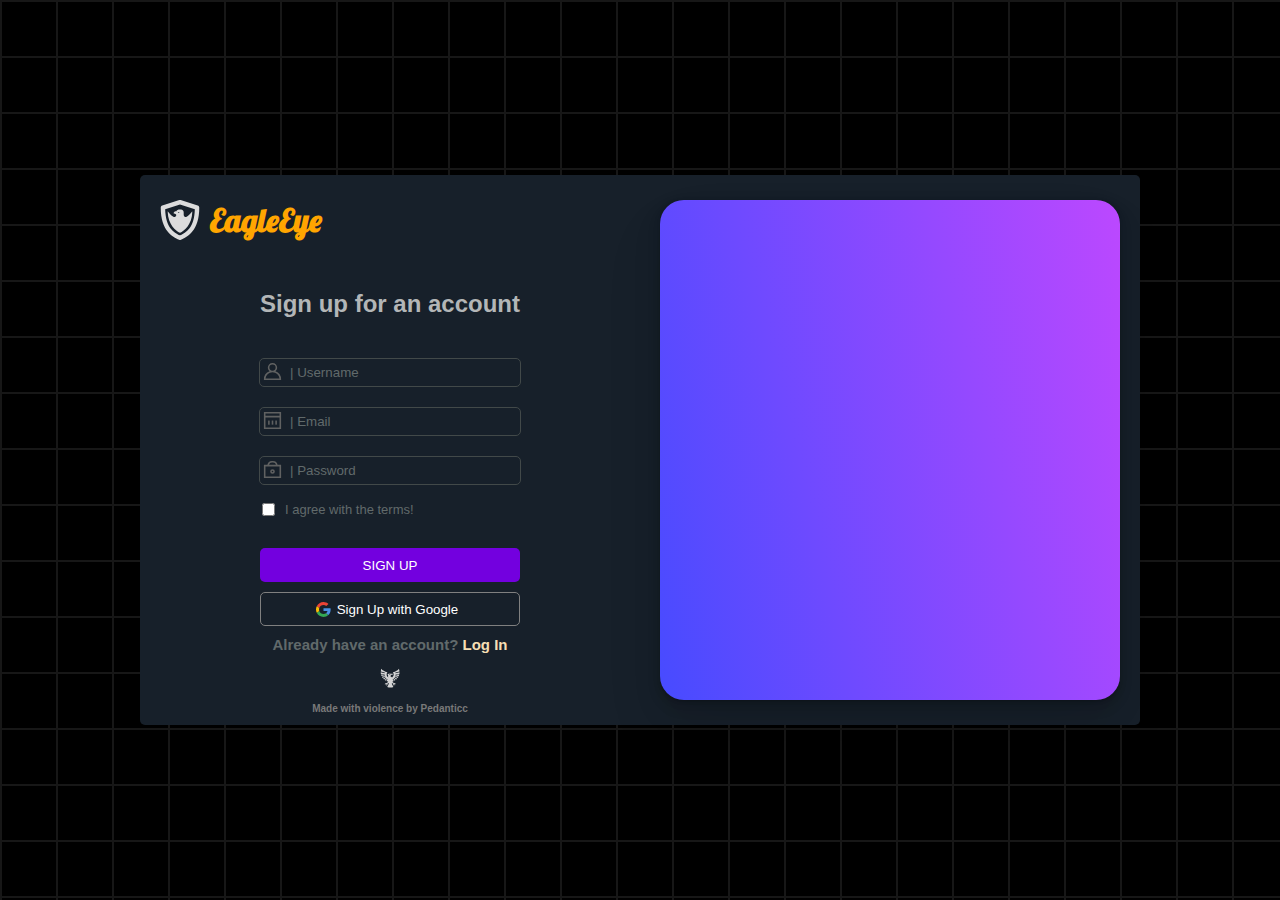
<file: Login page/index.html>
<!DOCTYPE html>
<html lang="en">
<head>
    <meta charset="UTF-8">
    <meta name="viewport" content="width=device-width, initial-scale=1.0">
    <link rel="stylesheet" type="text/css" href="Style.css">
    <title>Pedanticc | Login</title>
</head>


<body>
    <div class="container">
        <div class="login-area">
            <div class="logo"><h1>EagleEye</h1></div>
            <div class="sign-up-title"><h1>Sign up for an account</h1></div>
            <div class="crodo-block">
                <input type="text" class="inputs name" placeholder="| Username">
                <input type="text" class="inputs gmail" placeholder="| Email">
                <input type="text" class="inputs password" placeholder="| Password">
                <div class="check-box">
                    <input type="checkbox" class= "check" name="check" value="Agree">
                    <label for="check" class="check-lable"> I agree with the terms!</label><br>
                </div>
                <div class="buttons">
                    <button class="login">SIGN UP</button>
                    <button class="login-gmail">Sign Up with Google</button>
                    <div class="have-account"><h2>Already have an account? <a>Log In</a> </h2></div>
                    <img src="./SVG/footer.svg" alt="" class="footer-img">
                    <h2 class="footer">Made with violence by Pedanticc</h2>
                </div>
            </div>
        </div>
        
        <div class="img-area">

        </div>
    </div>
</body>
</html>
</file>
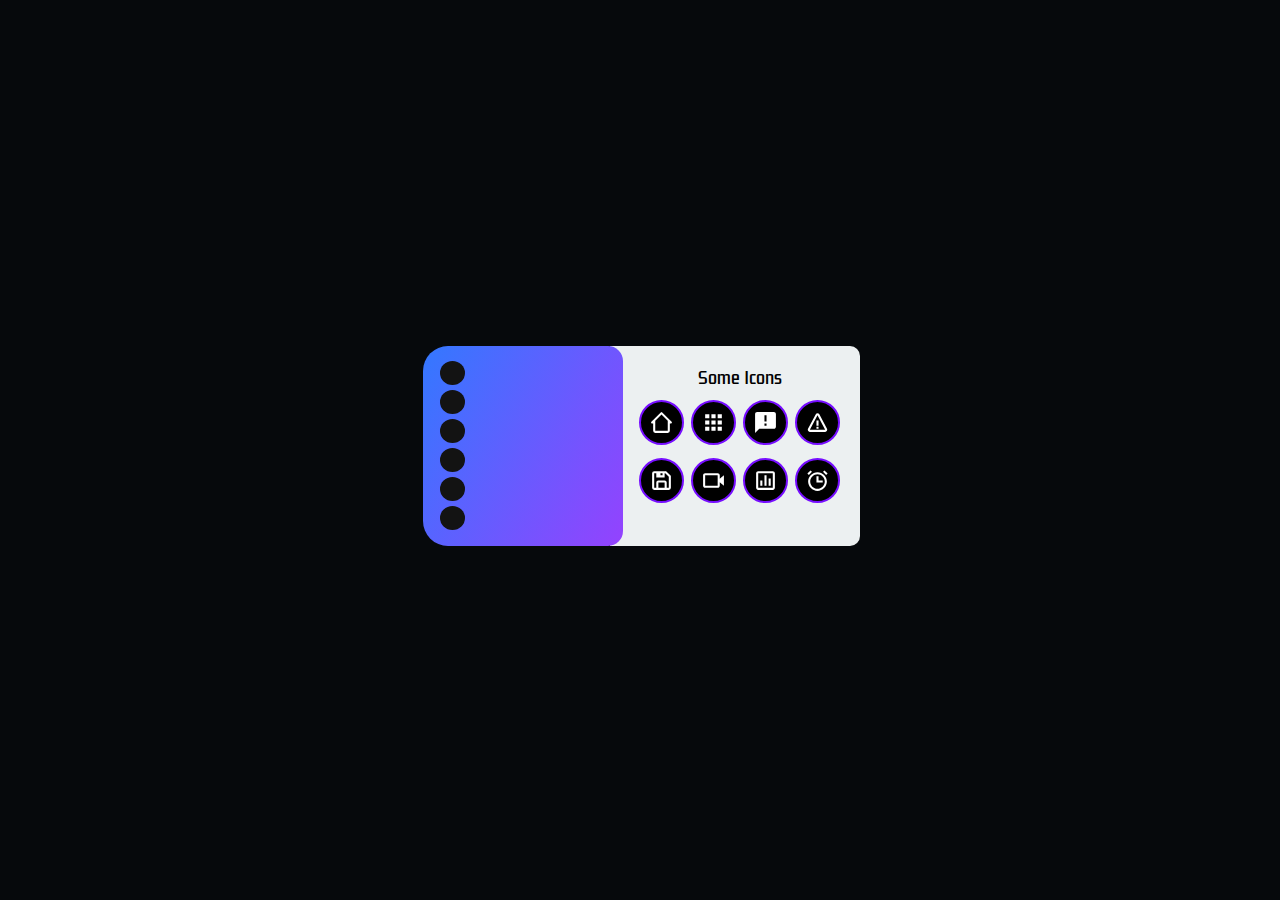
<file: Shaky icons/index.html>
<!DOCTYPE html>
<html lang="en">
<head>
    <meta charset="UTF-8">
    <meta name="viewport" content="width=device-width, initial-scale=1.0">
    <link rel="stylesheet" type="text/css" href="Style.css">
    <title>Shaky Icons</title>
</head>


<body>

    <div class="colored-box"></div>
    <div class="side-box">
        <div class="title">Some Icons</div>
        <div class="icons">
            <div>
                <a href="" class="icon">
                    <div class="icon-cover">
                        <img src="./SVG/home.svg" alt="" class="">
                    </div>
                </a>
            </div>
            <div>
                <a href="" class="icon">
                    <div class="icon-cover">
                        <img src="./SVG/settings.svg" alt="" class="">
                    </div>
                </a> 
            </div>
            <div>
                <a href="" class="icon">
                    <div class="icon-cover">
                        <img src="./SVG/info.svg" alt="" class="">
                    </div>
                </a> 
            </div>
            <div>
                <a href="" class="icon">
                    <div class="icon-cover">
                        <img src="./SVG/err.svg" alt="" class="">
                    </div>
                </a> 
            </div>
            <div>
                <a href="" class="icon">
                    <div class="icon-cover">
                        <img src="./SVG/save.svg" alt="" class="">
                    </div>
                </a> 
            </div>
            <div>
                <a href="" class="icon">
                    <div class="icon-cover">
                        <img src="./SVG/video.svg" alt="" class="">
                    </div>
                </a> 
            </div>
            <div>
                <a href="" class="icon">
                    <div class="icon-cover">
                        <img src="./SVG/chart.svg" alt="" class="">
                    </div>
                </a> 
            </div>
            <div>
                <a href="" class="icon">
                    <div class="icon-cover">
                        <img src="./SVG/alarm.svg" alt="" class="">
                    </div>
                </a> 
            </div>
        </div>
    </div>
    <div class="extenders">
        <ul class="extenders-list">
            <li class="items item1"><div class="plus">&#8205;</div><div class="content">Instagram</div></li>
            <li class="items item2"><div class="plus">&#8205;</div><div class="content">Telegram</div></li>
            <li class="items item3"><div class="plus">&#8205;</div><div class="content">Facebook</div></li>
            <li class="items item1"><div class="plus">&#8205;</div><div class="content">WhatsApp</div></li>
            <li class="items item2"><div class="plus">&#8205;</div><div class="content">ClubHouse</div></li>
            <li class="items item3"><div class="plus">&#8205;</div><div class="content">EagleEye</div></li>
        </ul>
    </div>
    
</body>
</html>
</file>
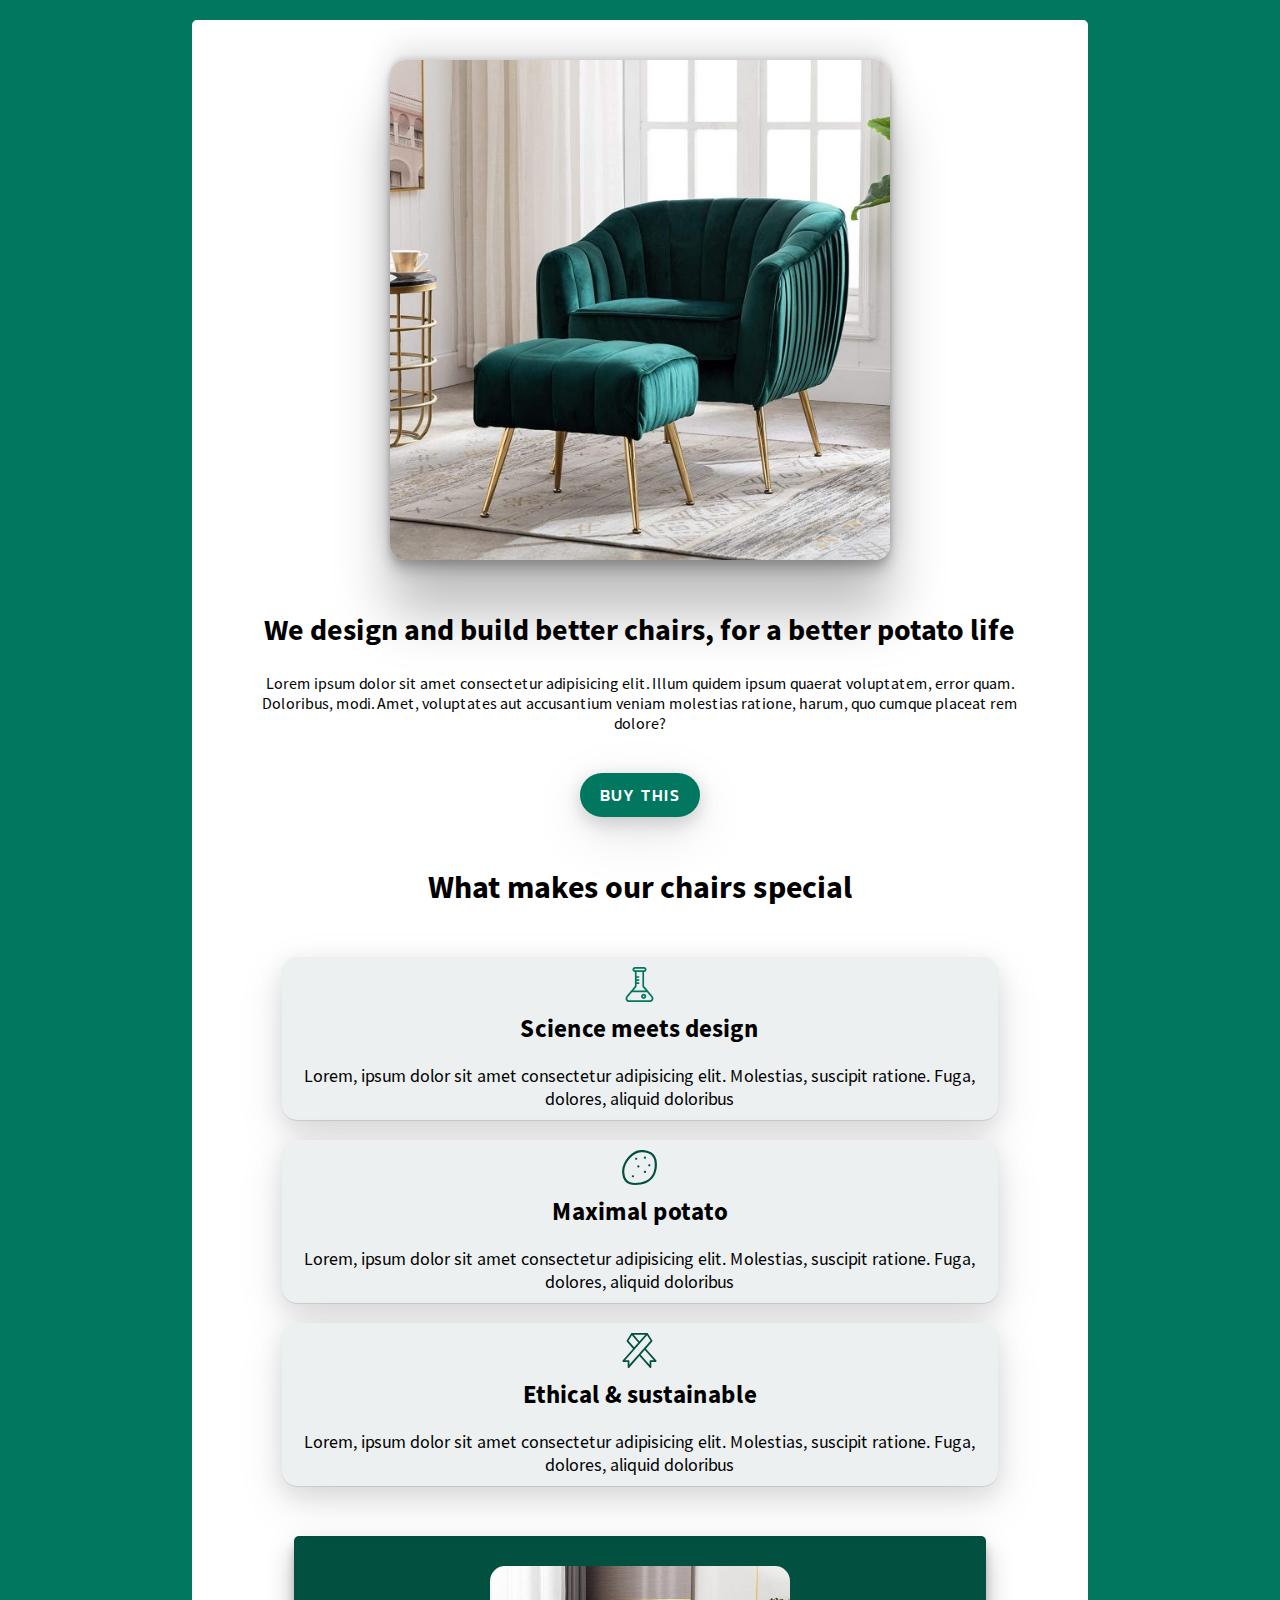
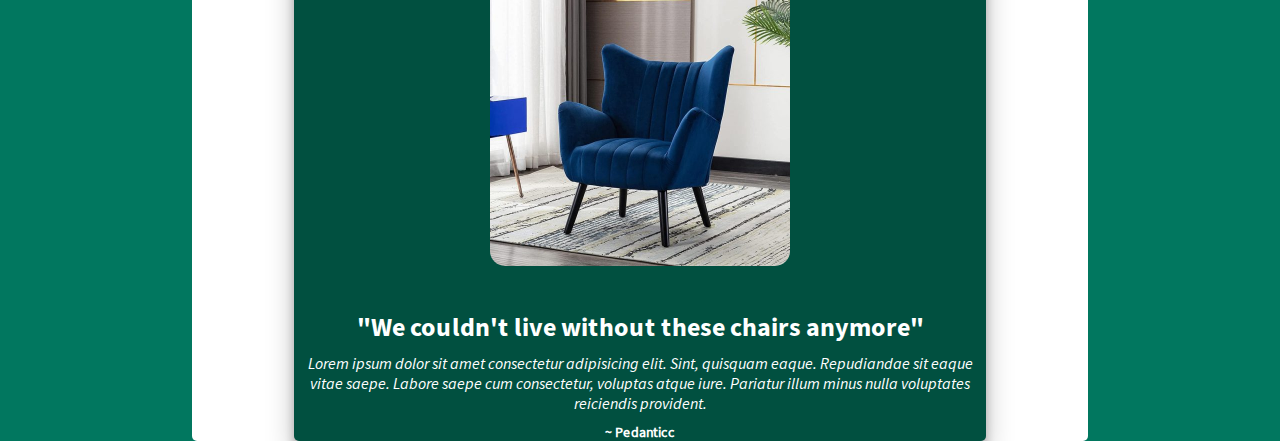
<file: Simple Blog/index.html>
<!DOCTYPE html>
<html lang="en">
<head>
    <meta charset="UTF-8">
    <meta name="viewport" content="width=device-width, initial-scale=1.0">
    <link rel="stylesheet" type="text/css" href="Style.css">
    <title>Simple Blog | Pedanticc</title>
</head>


<body>

    <div class="container">
        <div class="first-section">
            <div class="paragraph">
                <h1>We design and build better chairs, for a better potato life</h1>
                <p>Lorem ipsum dolor sit amet consectetur adipisicing elit. Illum quidem ipsum quaerat voluptatem, error quam. Doloribus, modi. Amet, voluptates aut accusantium veniam molestias ratione, harum, quo cumque placeat rem dolore?</p>
                <div class="buy">BUY THIS</div>
            </div>
            <img src="./Pics/chair1.jpg" alt="" class="pic-area">
        </div>

        <div class="second-section">
            <div class="container">
                <div class="header"><h1>What makes our chairs special</h1></div>
                <div class="boxes">
                    <div class="box">
                        <img src="./SVG/bottle.svg" alt="" class="icons">
                        <h1>Science meets design</h1>
                        <p>Lorem, ipsum dolor sit amet consectetur adipisicing elit. Molestias, suscipit ratione. Fuga, dolores, aliquid doloribus</p>
                    </div>
                    <div class="box">
                        <img src="./SVG/potato.svg" alt="" class="icons">
                        <h1>Maximal potato</h1>
                        <p>Lorem, ipsum dolor sit amet consectetur adipisicing elit. Molestias, suscipit ratione. Fuga, dolores, aliquid doloribus</p>
                    </div>
                    <div class="box">
                        <img src="./SVG/aid.svg" alt="" class="icons">
                        <h1>Ethical & sustainable</h1>
                        <p>Lorem, ipsum dolor sit amet consectetur adipisicing elit. Molestias, suscipit ratione. Fuga, dolores, aliquid doloribus</p>
                    </div>
                </div>
            </div>
        </div>

        <div class="third-section">
            <div class="container">
                <div class="pic-side">
                    <img src="./Pics/chair2.jpg" alt="" class="pic">
                </div>
                <div class="paragraph-side">
                    <h1>"We couldn't live without these chairs anymore"</h1>
                    <p>Lorem ipsum dolor sit amet consectetur adipisicing elit. Sint, quisquam eaque. Repudiandae sit eaque vitae saepe. Labore saepe cum consectetur, voluptas atque iure. Pariatur illum minus nulla voluptates reiciendis provident.</p>
                    <h2>~ Pedanticc</h2>
                </div>
            </div>
        </div>
    </div>
    
</body>
</html>
</file>
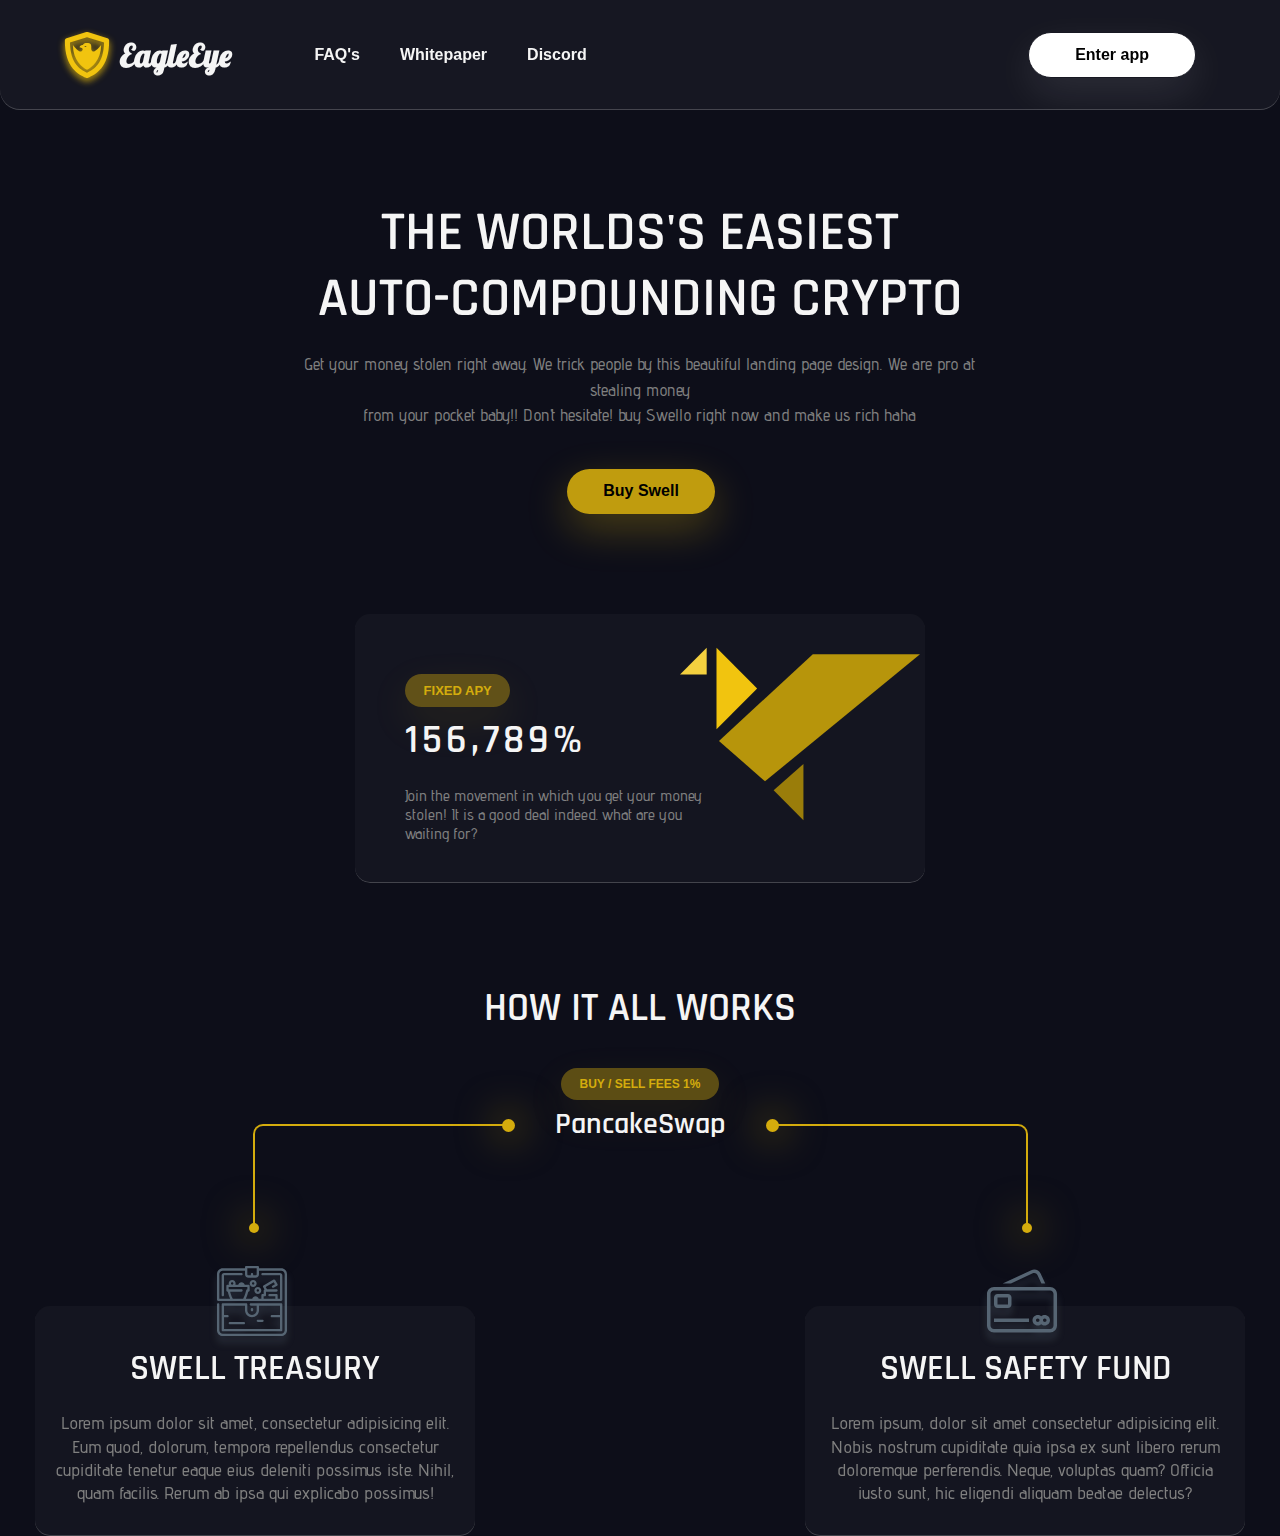
<file: Simple Remake/index.html>
<!DOCTYPE html>
<html lang="en">
<head>
    <meta charset="UTF-8">
    <meta name="viewport" content="width=device-width, initial-scale=1.0">
    <link rel="stylesheet" type="text/css" href="Style.css">
    <title>Simple Remake | Pedanticc</title>
</head>


<body>

    <div class="nav-bar">
        <div class="logo"><img src="./SVG/logo.svg" alt=""><h1 class="logo-name">EagleEye</h1></div>
        <div class="nav-bar-items">
            <div class="items-list">
                <ul class="items">
                    <li class="item-1">FAQ's <div class="neon"></div></li>
                    <li class="item-2">Whitepaper<div class="neon"></div></li>
                    <li class="item-3">Discord<div class="neon"></div></li>
                </ul>
            </div>
            <div class="enter-button">Enter app</div>
        </div>
    </div>


    <div class="main-top-section">
        <div class="container">
            <h1 class="title">THE WORLDS'S EASIEST<br>AUTO-COMPOUNDING CRYPTO</h1>
            <p class="paragraph">Get your money stolen right away. We trick people by this beautiful landing page design. We are pro at stealing money<br>from your pocket baby!! Don't hesitate! buy Swello right now and make us rich haha</p>
            <div class="buy-swello-button"> Buy Swell</div>
        </div>
    </div>
    
    <div class="med-section-box">
        <div class="box">
            <div class="fixed-apy-lable">FIXED APY</div>
            <h1 class="profit">156,789%</h1>
            <p class="paragpraph">Join the movement in which you get your money stolen! It is a good deal indeed. what are you waiting for?</p>
        </div>
    </div>

    <div class="last-section">
        <h1 class="title">HOW IT ALL WORKS</h1>
        <div class="header">
                <div class="left-line">
                    <div class="dot-1"></div>
                    <div class="dot-2"></div>
                </div>
                <div class="pancake-swap">
                    <div class="buy-sell-fees-lable">BUY / SELL FEES 1%</div>
                    <h1>PancakeSwap</h1>
                </div>
                <div class="right-line">
                    <div class="dot-1"></div>
                    <div class="dot-2"></div>
                </div>
        </div>

        <div class="footer">
            <div class="boxes">
                <div class="left-box">
                    <img src="./SVG/treasure.svg" alt="" class="img">
                    <h1>SWELL TREASURY</h1>
                    <p>Lorem ipsum dolor sit amet, consectetur adipisicing elit. Eum quod, dolorum, tempora repellendus consectetur cupiditate tenetur eaque eius deleniti possimus iste. Nihil, quam facilis. Rerum ab ipsa qui explicabo possimus!</p>
                </div>
                <div class="right-box">
                    <img src="./SVG/wallet.svg" alt="" class="img">
                    <h1>SWELL SAFETY FUND</h1>
                    <p>Lorem ipsum, dolor sit amet consectetur adipisicing elit. Nobis nostrum cupiditate quia ipsa ex sunt libero rerum doloremque perferendis. Neque, voluptas quam? Officia iusto sunt, hic eligendi aliquam beatae delectus?</p>
                </div>
            </div>
        </div>
    </div>

</body>
</html>
</file>
<file: Login page/Style.css>
@font-face {
    src: url(./Fonts/Lobster/Lobster-Regular.ttf);
    font-family: lobster-regular;
}

/* Global */

*{
    padding: 0px;
    margin: 0px;
}
a{
    color: wheat;
    cursor: pointer;
    transition: 0.5s;
}

a:hover{
    color: white;
    transition: 0.5s;
}

body{
    background-image: linear-gradient(#171717 2px, transparent 2px), linear-gradient(to right, #171717 2px, transparent 2px);
    background-size: 56px 56px;
    background-color: #000000;
    display: flex;
    justify-content: center;
    height: 100vh;
}

/* Class-Based */

.container{
    width: 1000px;
    min-width: 450px;
    height: 550px;
    background-color: #17202A;
    align-self: center;
    border-radius: 5px;
    display: flex;
    flex-direction: row;
    justify-content: center;
    justify-items: center;
    margin: 10px;
}

.login-area{
    width: 500px;
    height: 500px;
    align-self: center;
    margin: 20px;
    border-radius: 24px;
    display: flex;
    flex-direction: column;
}

.img-area{
    background: #474bff;
    background: -webkit-linear-gradient(76deg, #474bff 0%, #bc48ff 100%);
    background: linear-gradient(76deg, #474bff 0%, #bc48ff 100%);
    box-shadow: rgba(0, 0, 0, 0.07) 0px 1px 2px, rgba(0, 0, 0, 0.07) 0px 2px 4px, rgba(0, 0, 0, 0.07) 0px 4px 8px, rgba(0, 0, 0, 0.07) 0px 8px 16px, rgba(0, 0, 0, 0.07) 0px 16px 32px, rgba(0, 0, 0, 0.07) 0px 32px 64px;
    align-self: center;
    width: 500px;
    height: 500px;
    margin: 20px;
    border-radius: 24px;
    min-width: 420px;
}

.logo{
    background-image: url("./SVG/logo.svg");
    background-repeat: no-repeat;
    background-size: 40px;
    font-family: 'Segoe UI', Tahoma, Geneva, Verdana, sans-serif;
    color:orange;
    font-family: lobster-regular;
    padding-left: 50px;

}

.sign-up-title{
    margin-top: 50px;
    font-family: 'Segoe UI', Tahoma, Geneva, Verdana, sans-serif;
    align-self: center;
    color: #B3B6B7;
    font-size: 12px;
}

.crodo-block{
    margin-top: 30px;
    align-self: center;
    display: flex;
    flex-direction: column;
}

.inputs{
    margin: 10px;
    width: 260px;
    height: 27px;
    background-color: transparent;
    border: 1px #424949 solid;
    border-radius: 5px;
    background-size: 25px;
    background-repeat: no-repeat;
    text-indent: 30px;
    color: white;
    transition: 0.1s;
}

.inputs:focus::placeholder{
    background-image: none;
    font-size: 0em;
}

.inputs:focus{
    background-image: none;
    text-indent: 10px;
}

.name{
    background-image: url("./SVG/apple.svg");
}

.gmail{
    background-image: url("./SVG/gmail.svg");
}
.password{
    background-image: url("./SVG/pass.svg");
}


.check-box{
    display: flex;
    flex-direction: row;
    align-self: left;
    padding-left: 13px;
    padding-top: 5px;
    align-items: center;
}

.check:hover{
    cursor: pointer;
}

.check-box .check-lable{
    padding-left: 10px;
    font-family:Verdana, Geneva, Tahoma, sans-serif;
    font-size: 13px;
    color: #616A6B;
    text-align: center;
}

.buttons{
    display: flex;
    flex-direction: column;
}

.login{
    width: 260px;
    align-self: center;
    margin-top: 30px;
    height: 34px;
    background-color: rgb(115, 0, 223);
    border: none;
    border-radius: 5px;
    text-align: center;
    align-self: center;
    color: white;
    transition: 0.5s;
}

.login:hover{
    cursor: pointer;
    background-color: rgb(66, 5, 122);
    transition: 0.5s;
}

.login-gmail{
    width: 260px;
    align-self: center;
    margin-top: 10px;
    height: 34px;
    background-color: transparent;
    border: 1px gray solid;
    border-radius: 5px;
    color: white;
    transition: 0.5s;
    background-image: url("./SVG/google.svg");
    background-size: 15px;
    background-repeat: no-repeat;
    background-position-x: 55px;
    background-position-y: center;
    text-indent: 15px;
}

.login-gmail:hover{
    cursor: pointer;
    background-color: white;
    color: black;
    transition: 0.5s;

}

.have-account{
    font-size: 10px;
    align-self: center;
    margin-top: 10px;
    color: #616A6B;
    font-family: 'Segoe UI', Tahoma, Geneva, Verdana, sans-serif;
}

.footer-img{
    width: 20px;
    align-self: center;
    margin-top: 15px;
}
.footer{
    font-size: 10px;
    align-self: center;
    margin-top: 15px;
    font-family: Arial, Helvetica, sans-serif;
    color: rgb(121, 121, 121);
    justify-self: center;
}

::placeholder {
    color: #616A6B ;
    font-size: 1.0em;
    text-indent: 30px;
    transition: 0.1s;
}


/* Media-Queries */
  
  @media screen and (max-width: 1020px) {

    .img-area{
        transition: none;
    }
}

@media screen and (max-width: 781px) {

    body{
        height: auto;
    }

    .container{
        flex-direction: column;
        height: auto;
        overflow: visible;
        justify-content: space-around;
        justify-items: center;
    }

    .img-area{
        transition: 0ms;
        min-width: 90%;
        width: 90%;
        height: 400px;
    }

    .login-area{
        margin-left: 0px;
        height: 90%;
        width: 90%;
        min-width: 0px;
        margin-right: 0px;
    }

    .logo{
        margin-left: 0px;
    }

}
</file>
<file: Shaky icons/Style.css>
@font-face {
    src: url(./Fonts/KdamThmorPro-Regular.ttf);
    font-family: regular-Kdam;
}

*{
    padding: 0px;
    margin: 0px;
}

.content{
    display: none;
    opacity: 0;
}

li{
    text-decoration: none;
    color: white;
    list-style: none;
    margin-top: 5px;
    width: 25px;
    background-color: rgb(19, 19, 19);
    border-radius: 55%;
    transition: 0.5s;
    text-align: center;
    font-family: regular-Kdam;
}

.plus{
    color: #c394ff;
}

body{
    background-color: rgb(6, 9, 12) ;
    display: flex;
    align-items: center;
    justify-content: center;
    text-align: center;
    height: 99vh;
    overflow: hidden;
}

.colored-box{
    background-image: linear-gradient(120deg,#3378FF, #9442FE);
    border-top-left-radius: 25px;
    border-bottom-left-radius: 25px;
    border-top-right-radius: 15px;
    border-bottom-right-radius: 15px;
    transform: translateX(13px);
    width: 200px;
    height: 200px;
}

.side-box{
    width: 250px;
    height: 200px;
    background-color: #ECF0F1;
    border-top-right-radius: 10px;
    border-bottom-right-radius: 10px;
    display: flex;
    flex-direction: column;
    justify-content: center;
    align-items: left;
    transition: 0.5s;
}

.side-box:hover{
    background-color:rgb(19, 18, 18);
    transition: 0.5s;
}

.side-box:hover .title{
    color: white;
    transition: 0.5s;
}

.side-box:hover .colored-box{
    border: 2px red solid;
}

.title{
    font-family: regular-Kdam;
    margin-top: -20px;
    margin-left: 10px;
    transition: 0.5s;
}

.icons{
    display: flex;
    flex-wrap: wrap;
    margin-left: 25px;
}

img{
    filter: brightness(0) invert(1);
    width: 25px;
    height: 25px;
}

.icon-cover{
    display: flex;
    align-items: center;
    justify-content: center;
    width: 45px;
    height: 45px;
    border-radius: 25px;
    background-color: black;
    border: #760dff 2px solid;
    transition-property: outline-offset, background-color;
    box-sizing: border-box;
    margin: 3px;
    margin-top: 10px;
    margin-left: 4px;
}

.icon:hover .icon-cover{
   animation: shake 0.25s;
   transition: 0.50s;
   outline-offset: 2px;
   background-color: #760dff ;
   border: #0d001f 2px solid;

}

.extenders{
    display: flex;
    flex-direction: column;
    justify-content: start;
    position: relative;
    text-align: start;
    margin-left: 10px;
    height: 190px;
    /* border: blue 2px solid; */
}
.extenders-list{
    animation: opa_2 0.5s;
    position: absolute;
    margin: auto;
    margin-top: 5px;
    left: -430px;
    transition: 1s;
}

/* li:hover{
    transform: scale(1.1) for zooming; 
} */

li:hover{
    width: 90px;
    transition: 0.1s;
    transition-delay: 0.05s;
    cursor: pointer;
    border-radius: 0%;
    border-top-left-radius: 24px;
    border-bottom-left-radius: 24px;
    border-top-right-radius: 15px;
    border-bottom-right-radius: 15px;
    background-color: #090014;

}

li:hover .plus{display: none;}

li:hover .content{
    display: block;
    animation: opa 0.8s forwards;
    transition: 2s;
    /* we use forwards we Maintain the final state at end of a CSS3 animation | the content is what we want to show on hover*/
}


@keyframes shake {
    10%{transform: rotate(15deg);}
    20%{transform: rotate(-15deg);}
    30%{transform: rotate(15deg);}
    40%{transform: rotate(-15deg);}
}

@keyframes opa {
    10%{opacity: 0;}
    20%{opacity: 10;}
    50%{opacity: 50;}
    100%{opacity: 1;}
}
</file>
<file: Simple Blog/Style.css>
@font-face {
    src: url(./Fonts/SourceSansPro/SourceSansPro-Regular.ttf);
    font-family: regular;
}
@font-face {
    src: url(./Fonts/SourceSansPro/SourceSansPro-Bold.ttf);
    font-family: bold;
}
@font-face {
    src: url(./Fonts/Kanit/Kanit-Medium.ttf);
    font-family: med-button;
}
@font-face {
    src: url(./Fonts/SourceSansPro/SourceSansPro-Italic.ttf);
    font-family: italic;
}

*{
    padding: 0px;
    margin: 0px;
}

body{
    background-color: #01775f ;
}

.container{
    width: 70%;
    margin: auto;
    border-radius: 5px;
    margin-top: 20px;
    background-color: white;
    transition: 500ms;
    height: max-content;
}


.first-section{
    margin: auto;
    width: 80%;
    display: flex;
    justify-content: space-between;
    padding: 40px;
    padding-left: 0px;
    padding-right: 0px;
    gap: 50px;
}

.first-section .paragraph{
    justify-self: start;
    align-self: flex-start;
    margin-top: 70px;
    width: 400px;
    min-width: 300px;
}

.first-section .pic-area{
    border-radius: 15px;
    width: 400px;
    box-shadow: rgba(0, 0, 0, 0.25) 0px 54px 55px, rgba(0, 0, 0, 0.12) 0px -12px 30px, rgba(0, 0, 0, 0.12) 0px 4px 6px, rgba(0, 0, 0, 0.17) 0px 12px 13px, rgba(0, 0, 0, 0.09) 0px -3px 5px;
}

.paragraph h1{
    margin-top: 30px;
    font-family: bold;
    font-size: 30px;
    min-width: 400px;
}

.paragraph p{
    margin-top: 25px;
    font-family: regular;
    min-width: 400px;
}

.paragraph .buy{
    margin-top: 40px;
    background-color: #01775f;
    width: fit-content;
    padding: 10px;
    padding-left: 20px;
    padding-right: 20px;
    border-radius: 25px;
    color: white;
    font-family: med-button;
    box-shadow: rgba(17, 17, 26, 0.1) 0px 4px 16px, rgba(17, 17, 26, 0.1) 0px 8px 24px, rgba(17, 17, 26, 0.1) 0px 16px 56px;
    letter-spacing: 0.1em;
    transition: 0.5s;
}

.buy:hover{
    cursor: pointer;
    background-color: #015040 ;
    transition: 0.5s;
}

.second-section .container{
    margin: auto;
    width: 80% ;
    padding: 20px;
}

.second-section .header{
    font-family: bold;
}

.second-section .boxes{
    display: flex;
    gap: 20px;
    justify-content: space-between;
    margin-top: 20px;
}

.box{
    background-color: #ECF0F1;
    flex: 1;
    height: 250px;
    border-radius: 15px;
    padding: 10px;
    box-shadow: rgba(17, 17, 26, 0.1) 0px 1px 0px, rgba(17, 17, 26, 0.1) 0px 8px 24px, rgba(17, 17, 26, 0.1) 0px 16px 48px;
}

.box h1{
    font-family: bold;
    font-size: 25px;
}

.box p{
    font-family: regular;
    font-size: 18px;
    margin-top: 20px;
}


.icons{
    width: 35px;
    padding: 10px;
}


.third-section .container{
    width: 75%;
    height: 210px;
    margin: auto;
    margin-top: 30px;
    background-color: #015040;
    display: flex;
    align-items: center;
    padding-left: 10px;
    padding-right: 10px;
    gap: 40px;
    box-shadow: rgba(0, 0, 0, 0.25) 0px 14px 28px, rgba(0, 0, 0, 0.22) 0px 10px 10px;

}

.third-section .pic{
    width: 180px;
    flex: 2;
    border-radius: 15px;
}

.third-section .paragraph-side{
    flex: 1;
    color: white;
}

.third-section h1{
    font-family: bold;
    font-size: 26px;
}

.third-section p{
    font-family: italic;
    margin-top: 10px;
}

.third-section h2{
    font-family: regular;
    margin-top: 10px;
    font-size: 14px;
}



@media screen and (max-width: 1460px) {
    .first-section{
        width: 90%;
    }
}

@media screen and (max-width: 1300px) {

    .container{
        height: fit-content;
    }

    .first-section{
        flex-direction: column-reverse;
        justify-content: center;
        align-items: center;
        gap: 20px;
    }

    .first-section .pic-area{
        justify-self: center;
        align-self: center;
        transition: 200ms;
        width: 500px;
        height: 500px;
    }

    .first-section .paragraph{
        align-self: center;
        display: flex;
        text-align: center;
        flex-direction: column;
        padding: 0px;
        margin: 0px;
        width: fit-content;
    }

    .first-section .buy{
        justify-self: center;
        align-self: center;
    }

    .box{
        display: flex;
        flex-direction: column;
        align-items: center;
    }

    .box p{
        text-align: center;
    }

    .icons{
        padding: 0px;
        margin-bottom: 10px;
    }

    .second-section .boxes{
        flex-direction: column;
    }

    .second-section .header{
        text-align: center;
        margin-bottom: 50px;
        margin-top: -10px;
    }

    .third-section .container{
        flex-direction: column;
        height: max-content;
        text-align: center;
        align-items: center;
        justify-content: center;
    }

    .third-section .pic{
        margin-top: 30px;
        width: 300px;
        height: auto;
        align-self: center;
    }

}

@media screen and (max-width: 1280px) {

    .first-section .paragraph{
        transition: 200ms;
    }

    .first-section .pic-area{
        transition: 400ms;
    }

}

@media screen and (max-width: 820px) {

    .first-section .pic-area{
        transition: 0ms;
        align-self: center;
        max-width: 100%;
        height: auto;
        max-height: 500px;
    }
    
    .first-section .paragraph{
        align-self: center;
        display: flex;
        text-align: center;
        flex-direction: column;
        padding: 0px;
        margin: 0px;
        width: fit-content;
    }


}

@media screen and (max-width: 799px) {

    .container{
        width: 90%;
        transition: 500ms;
    }

    .second-section .header{
        font-size: 13px;
        transition: 500ms;
    }

    .third-section h1{
        font-size: 20px;
    }
}
</file>
<file: Simple Remake/Style.css>
@font-face {
    src: url(./Fonts/Lobster/Lobster-Regular.ttf);
    font-family: logo;
}

@font-face {
    src: url(./Fonts/Rajdhani/Rajdhani-SemiBold.ttf);
    font-family: title;
}

@font-face {
    src: url(./Fonts/Advent_Pro/AdventPro-Medium.ttf);
    font-family: light;
}


*{
    padding: 0px;
    margin: 0px;
    color: #f5f5f5;
}

body{
    background-color: #0d0e19;
}

li{
    list-style: none;
}

.nav-bar{
    display: flex;
    position: fixed;
    padding: 0 5%;
    left: 0%;
    right: 0%;
    top: 0%;
    bottom: auto;
    height: 6.875rem;
    background-color: hsla(0, 0%, 100%, 0.04);
    box-shadow: inset 0 -1px 0 0 hsla(0, 0%, 100%, 0.2);
    border-bottom-left-radius: 20px;
    border-bottom-right-radius: 20px;
    backdrop-filter: blur(54px);
    align-items: center;
    overflow: hidden;
}

.logo{
    display: flex;
    gap: 10px;
    align-items: center;
    font-family: logo;
}

.logo img{
    filter: drop-shadow(0 1mm 1mm rgb(212, 172, 13));
}

.nav-bar-items{
    display: flex;
    justify-content: space-between;
    align-items: center;
    /* border: 2px red solid; */
    width: 100%;
}

.items{
    display: flex;
    margin-left: 20%;
}

.items:hover{
    cursor: pointer;
}

.items li{
    display: flex;
    padding-left: 20px;
    -webkit-font-smoothing: antialiased;
    font-family: 'Kastelov axiforma', sans-serif;
    font-weight: 600;
    padding: 0%;
    position: relative;
    /* border:rgb(212, 172, 13) */
    /* border: 1px red solid; */
    width: 100%;
    height: 6.875rem;
    justify-content: center;
    align-items: center;
    padding: 0 20px;
    transition: 500ms;
}

.neon{
    position: absolute;
    bottom: 0%;
    width: 40%;
    height: 1px;
    box-shadow: 0 0 40px 5px rgb(212, 172, 13, 0.0);
    transition: 500ms;
}

.items li:hover{
    cursor: pointer;
    color: rgb(212, 172, 13, 0.9);
    transition: 500ms;
}
.items li:hover .neon{
    background-color: rgb(212, 172, 13);
    box-shadow: 0 0 40px 5px rgb(212, 172, 13, 1);
    transition: 500ms;
}

.enter-button{
    margin-right: 2%;
    padding: 0.800rem 2.90rem;
    border: 1px #171822 solid;
    border-radius: 500px;
    background-color: #fff;
    box-shadow: 0 15px 42px 0 hsla(0, 0%, 100%, 0.1);
    font-family: 'Kastelov axiforma', sans-serif;
    -webkit-font-smoothing: antialiased;
    color: black;
    font-weight: 700;
    transition: 500ms ease;
}

.enter-button:hover{
    border-style: solid;
    border-width: 1px;
    border-color: #fff;
    background-color: transparent;
    color: #fff;
    cursor: pointer;
    transition: 500ms ease;
}

.main-top-section{
    display: flex;
    justify-content: center;
    align-items: center;
    justify-items: center;
}
.main-top-section .container{
    width: 70%;
    /* border: 1px red solid; */
    display: flex;
    flex-direction: column;
    margin-top: 200px;
    justify-content: center;
    justify-items: center;
    align-items: center;
    gap: 20px;
}

.main-top-section h1{
    font-family: title;
    font-size: 55px;
    text-align: center;
    line-height: 1.2em;
}

.main-top-section p{
    font-family: light;
    text-align: center;
    color: gray;
    width: 80%;
    font-size: 17px;
    line-height: 1.5em;
}

.main-top-section .buy-swello-button{
    margin-right: 2%;
    padding: 0.800rem 2.20rem;
    border-radius: 500px;
    border: 1px transparent solid;
    background-color:rgb(212, 172, 13, 0.9);
    box-shadow: 0 15px 42px 0 rgb(212, 172, 13, 0.3);
    font-family: 'Kastelov axiforma', sans-serif;
    -webkit-font-smoothing: antialiased;
    color: black;
    font-weight: 700;
    transition: 500ms ease;
    margin-top: 20px;
    margin-left: 20px;
}

.buy-swello-button:hover{
    cursor: pointer;
    background-color: transparent;
    transition: 500ms;
    box-shadow: 0 15px 42px 0 rgb(212, 172, 13, 0.1);
    border: 1px darkorange solid;
    box-sizing: border-box;
    color: wheat;
}

.med-section-box{
    width: auto;
    margin: auto;
    /* border: 1px red solid; */
    margin-top: 100px;
    margin-bottom: 100px;
    display: flex;
    justify-content: center;

}

.box{
    display: flex;
    flex-direction: column;
    width: 500px;
    padding: 40px 20px;
    padding-left: 50px;
    background-color: rgb(23, 24, 34, 0.8);
    box-shadow: inset 0 -1px 0 0 hsla(0, 0%, 100%, 0.2);
    border-radius: 15px;
    background-image: url("./SVG/Eagle.svg");
    background-repeat: no-repeat;
    background-position-x: right;
    background-size: 250px 240px;
    overflow: visible;
}

.box .fixed-apy-lable{
    margin-bottom: 8px;
    width: fit-content;
    padding: 0.500rem 1.1rem;
    border-radius: 500px;
    border: 1px transparent solid;
    background-color:rgb(212, 172, 13, 0.4);
    box-shadow: 0 15px 42px 0 rgb(212, 172, 13, 0.1);
    font-family: 'Kastelov axiforma', sans-serif;
    -webkit-font-smoothing: antialiased;
    font-size: 13px;
    color: rgb(212, 172, 13);
    font-weight: 700;
    transition: 500ms ease;
    margin-top: 20px;
}

.box h1{
    font-family: title;
    font-size: 40px;
    letter-spacing: 0.1em;
    margin-bottom: 20px;
}

.box p{
    font-family: light;
    color: gray;
    width: 60%;
}


.last-section{
    display: flex;
    flex-direction: column;
    /* border: 1px red solid; */
    justify-content: center;
    justify-items: center;
    text-align: center;
    margin: auto;
    font-family: title;
    font-size: 20px;
}


.header{
    display: flex;
    flex-direction: row;
    justify-content: center;
    align-items: center;
    justify-items: center;
    text-align: center;
    margin: auto;
    /* border: 1px red solid; */
    height: fit-content;
    margin-top: -50px;
    width: auto;

}

.pancake-swap{
    display: flex;
    flex-direction: column;
    justify-content: center;
    align-items: center;
    /* border: 1px blue solid; */
}

.pancake-swap .buy-sell-fees-lable{
    margin-bottom: 5px;
    width: fit-content;
    padding: 0.500rem 1.1rem;
    border-radius: 500px;
    border: 1px transparent solid;
    background-color:rgb(212, 172, 13, 0.4);
    box-shadow: 0 15px 42px 0 rgb(212, 172, 13, 0.1);
    font-family: 'Kastelov axiforma', sans-serif;
    -webkit-font-smoothing: antialiased;
    font-size: 12px;
    color: rgb(212, 172, 13);
    font-weight: 700;
    transition: 500ms ease;
}

.pancake-swap h1{
    font-family: title;
    font-size: 30px;
}


.header .left-line{
    margin-top: 140px;
    margin-right: 50px;
    background-color: transparent;
    width: 250px;
    height: 100px;
    border-top: 2px rgb(212, 172, 13) solid;
    border-left: 2px rgb(212, 172, 13) solid;
    border-top-left-radius: 10px;
    position: relative;
}

.header .right-line{
    margin-top: 140px;
    margin-left: 50px;
    background-color: transparent;
    width: 250px;
    height: 100px;
    border-top: 2px rgb(212, 172, 13) solid;
    border-right: 2px rgb(212, 172, 13) solid;
    border-top-right-radius: 10px;
    position: relative;
}


.header .right-line .dot-1{
    width: 13px;
    height: 13px;
    position: absolute;
    background-color:rgb(212, 172, 13);
    border-radius: 50px;
    left: -10px;
    top: -7px;
    box-shadow: 0 0 40px 5px rgb(212, 172, 13, 0.5);
}

.header .right-line .dot-2{
    width: 10px;
    height: 10px;
    position: absolute;
    background-color:rgb(212, 172, 13);
    border-radius: 50px;
    right: -6px;
    bottom: -7px;
    box-shadow: 0 0 40px 5px rgb(212, 172, 13, 0.5);
}

.header .left-line .dot-1{
    width: 13px;
    height: 13px;
    position: absolute;
    background-color:rgb(212, 172, 13);
    border-radius: 50px;
    right: -10px;
    top: -7px;
    box-shadow: 0 0 40px 5px rgb(212, 172, 13, 0.5);
}



.header .left-line .dot-2{
    width: 10px;
    height: 10px;
    position: absolute;
    background-color:rgb(212, 172, 13);
    border-radius: 50px;
    left: -6px;
    bottom: -7px;
    box-shadow: 0 0 40px 5px rgb(212, 172, 13, 0.5);
}



.footer{
    margin: auto;
    /* border: 1px blue solid; */
    margin-top: 80px;
}

.boxes{
    display: flex;
    justify-content: space-between;
    margin: auto;
    gap: 330px;
}
.left-box{
    width: 400px;
    min-width: 400px;
    height: 150px;
    padding: 40px 20px;
    background-color: rgb(23, 24, 34, 0.8);
    box-shadow: inset 0 -1px 0 0 hsla(0, 0%, 100%, 0.2);
    border-radius: 15px;
    backdrop-filter: blur(54px);
}

.left-box h1{
    font-family: title;
    font-size: 35px;
}

.left-box p{
    margin-top: 20px;
    font-family: light;
    font-size: 18px;
    line-height: 1.3em;
    color: gray;
}

.right-box{
    width: 400px;
    min-width: 400px;
    height: 150px;
    padding: 40px 20px;
    background-color: rgb(23, 24, 34, 0.8);
    box-shadow: inset 0 -1px 0 0 hsla(0, 0%, 100%, 0.2);
    border-radius: 15px;
    backdrop-filter: blur(54px);
    position: relative;
}

.right-box h1{
    font-family: title;
    font-size: 35px;
}

.right-box p{
    margin-top: 20px;
    font-family: light;
    font-size: 18px;
    line-height: 1.3em;
    color: gray;
}

.img{
    width: 70px;
    position: absolute;
    top: -40px;
    right: 188px;
    filter: drop-shadow(0 2mm 1mm rgb(86, 101, 115, 0.4));
}
</file>
